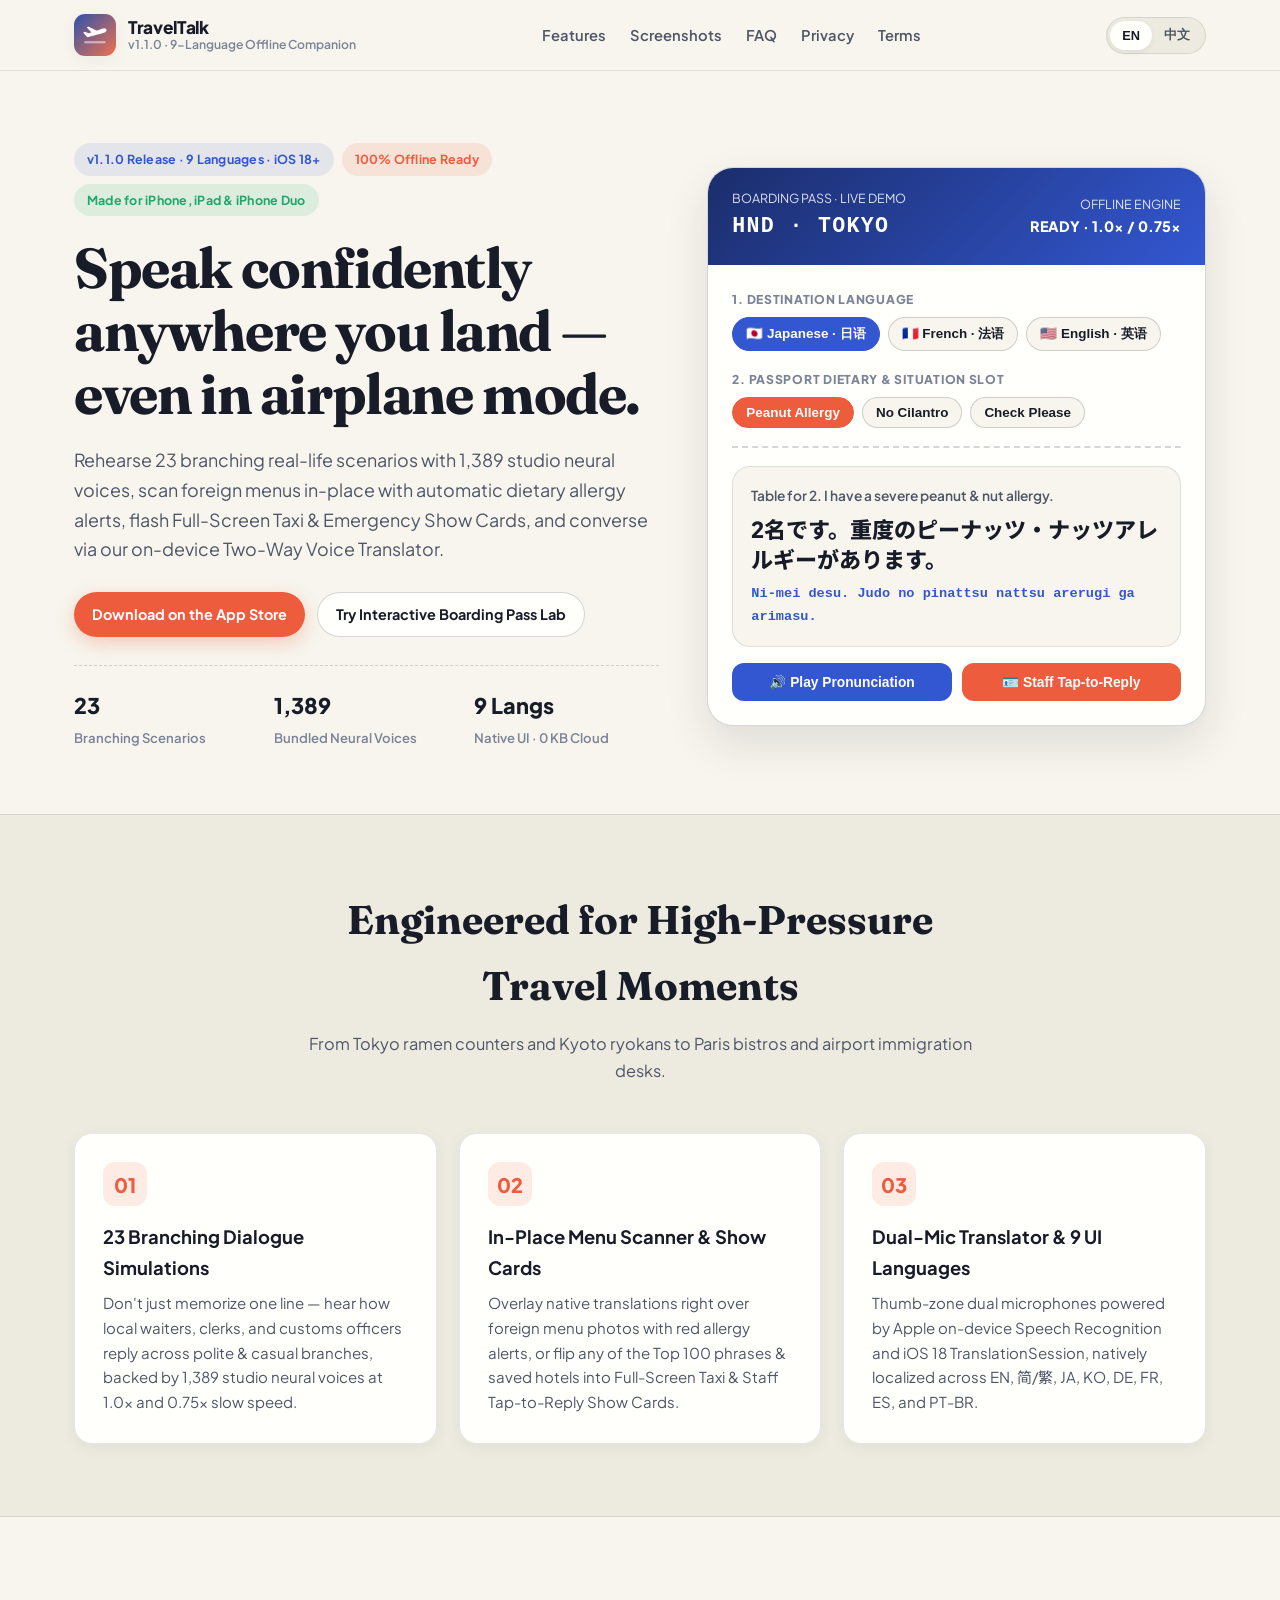
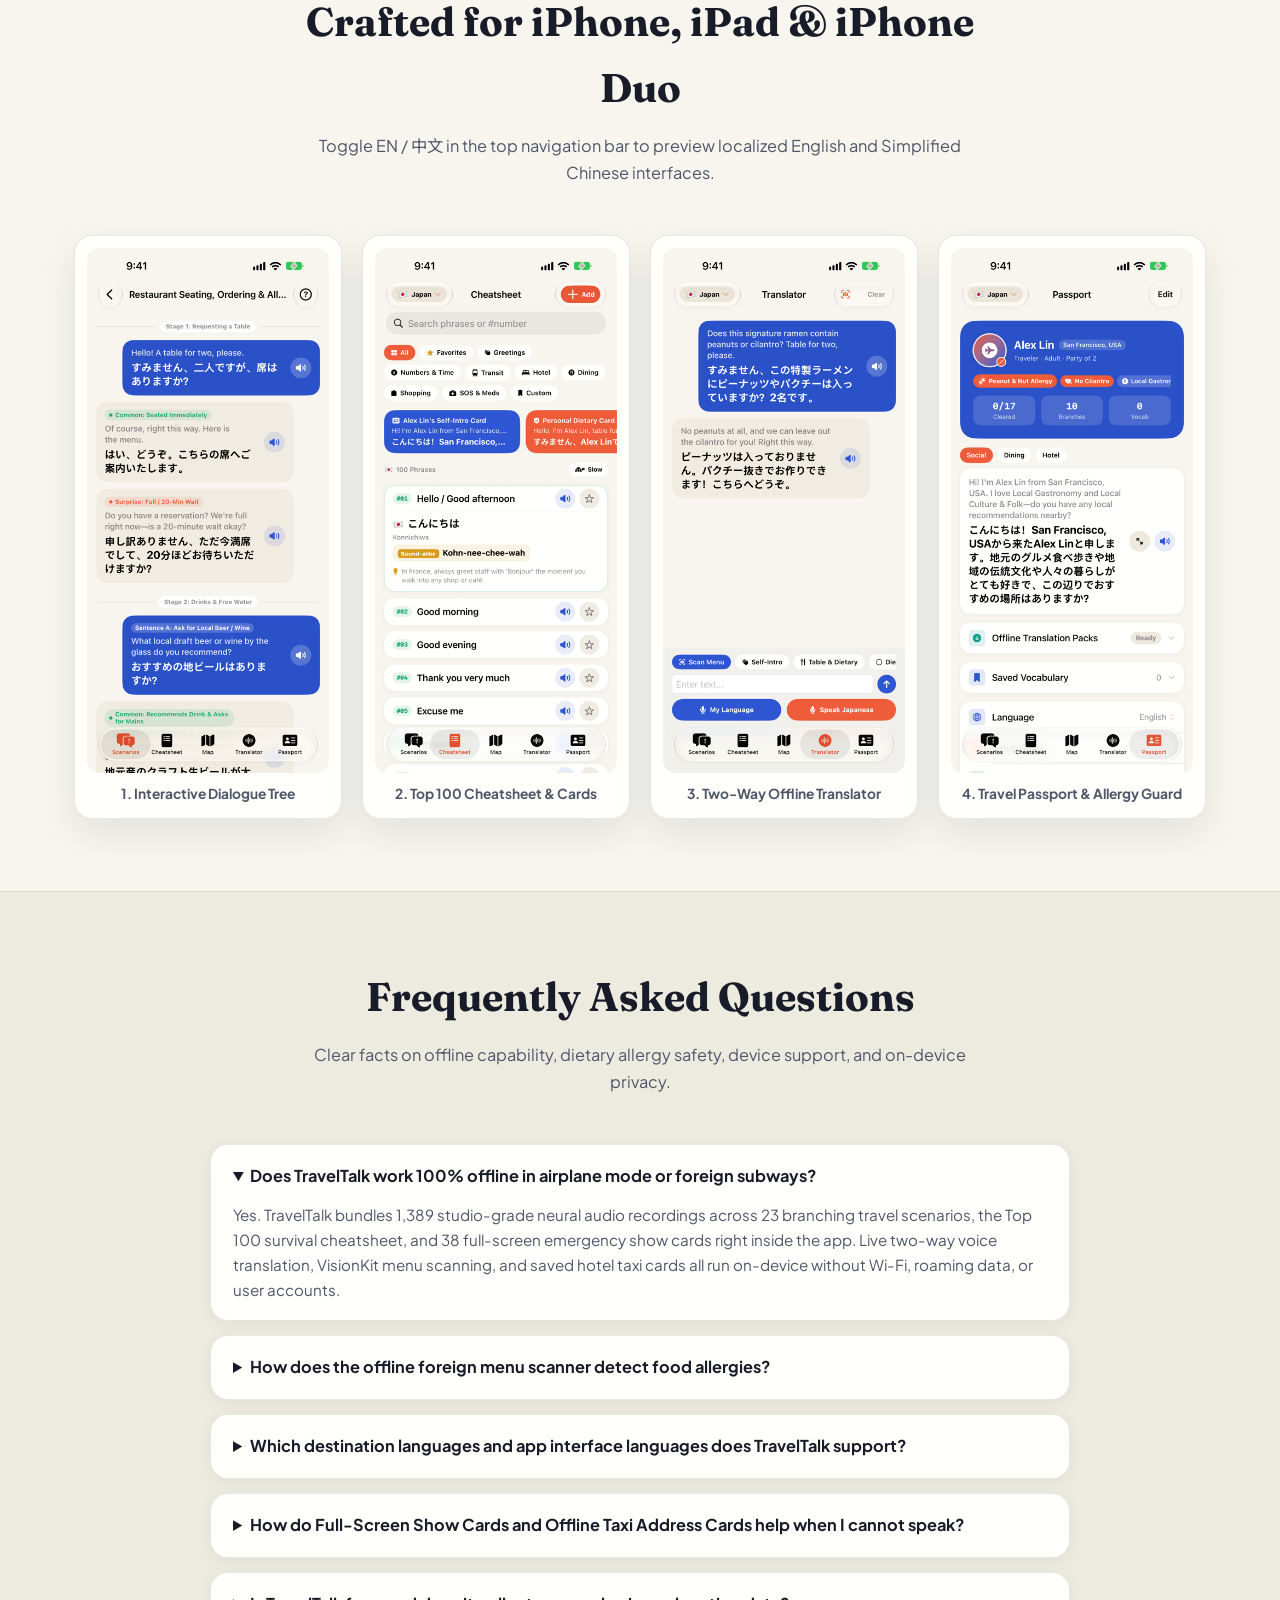
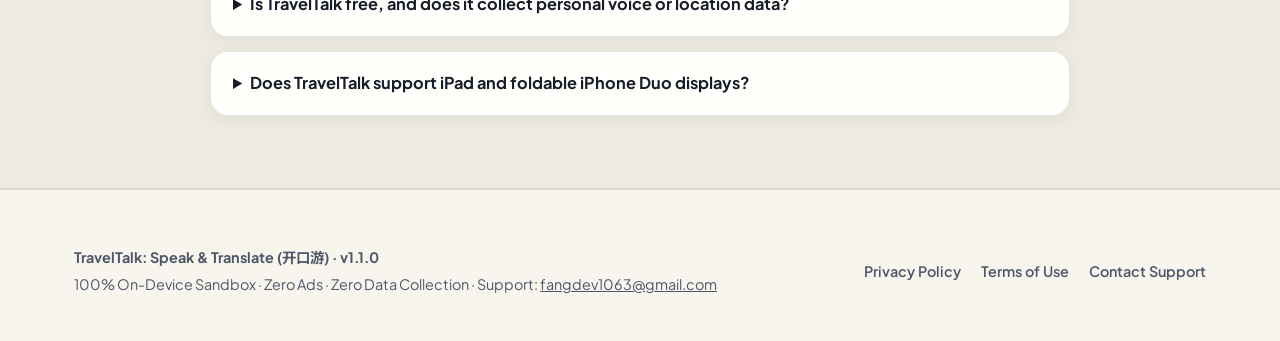
<file: index.html>
<!DOCTYPE html>
<html lang="en">
<head>
  <meta charset="UTF-8">
  <meta name="viewport" content="width=device-width, initial-scale=1.0">
  <title>TravelTalk (开口游) — Offline Travel Phrasebook, Menu Allergy Scanner &amp; Voice Translator</title>
  <meta name="description" content="Speak confidently in Japan, France, and English destinations 100% offline. 23 interactive travel scenarios, 1,389 neural voices, in-place menu allergy scanner, taxi show cards, and two-way voice translation across 9 UI languages.">
  <meta name="apple-itunes-app" content="app-id=6835293753">
  <meta property="og:title" content="TravelTalk: Speak &amp; Translate — v1.1.0 for iOS">
  <meta property="og:description" content="100% offline travel conversation simulator, in-place menu allergy scanner, Top 100 survival phrasebook, taxi show cards, and two-way voice translator.">
  <meta property="og:type" content="website">
  <meta property="og:url" content="https://traveltalkapp.netlify.app">
  <meta property="og:image" content="https://traveltalkapp.netlify.app/assets/app_icon.png">
  <link rel="icon" type="image/png" href="assets/app_icon.png">
  <link rel="apple-touch-icon" href="assets/app_icon.png">
  <link rel="preconnect" href="https://fonts.googleapis.com">
  <link rel="preconnect" href="https://fonts.gstatic.com" crossorigin>
  <link href="https://fonts.googleapis.com/css2?family=Fraunces:opsz,wght@9..144,600;9..144,700&family=Noto+Sans+SC:wght@400;600;700&family=Plus+Jakarta+Sans:wght@400;600;700;800&display=swap" rel="stylesheet">
  <link rel="stylesheet" href="index.css">
  <script type="application/ld+json">
  {
    "@context": "https://schema.org",
    "@graph": [
      {
        "@type": "MobileApplication",
        "name": "TravelTalk: Speak & Translate",
        "alternateName": "开口游 TravelTalk",
        "description": "TravelTalk is an iPhone, iPad, and iPhone Duo app that helps travelers practice offline travel conversations, scan foreign menus with allergy alerts, and communicate via live voice translator and full-screen show cards — 100% offline with zero sign-ups and zero ads.",
        "operatingSystem": "iOS 18.0+",
        "applicationCategory": "TravelApplication",
        "inLanguage": ["en", "zh-Hans", "zh-Hant", "ja", "ko", "de", "fr", "es", "pt-BR"],
        "softwareVersion": "1.1.0",
        "downloadUrl": "https://apps.apple.com/app/id6835293753",
        "installUrl": "https://apps.apple.com/app/id6835293753",
        "url": "https://traveltalkapp.netlify.app/",
        "image": "https://traveltalkapp.netlify.app/assets/app_icon.png",
        "author": {
          "@type": "Organization",
          "name": "Ce Fang"
        },
        "offers": {
          "@type": "Offer",
          "price": "0",
          "priceCurrency": "USD"
        }
      },
      {
        "@type": "FAQPage",
        "mainEntity": [
          {
            "@type": "Question",
            "name": "Does TravelTalk work 100% offline in airplane mode or foreign subways?",
            "acceptedAnswer": {
              "@type": "Answer",
              "text": "Yes. TravelTalk bundles 1,389 studio-grade neural audio recordings across 23 branching travel scenarios, the Top 100 survival cheatsheet, and 38 full-screen emergency show cards right inside the app. Live two-way voice translation, VisionKit menu scanning, and saved hotel taxi cards all run on-device without Wi-Fi, roaming data, or user accounts."
            }
          },
          {
            "@type": "Question",
            "name": "How does the offline foreign menu scanner detect food allergies?",
            "acceptedAnswer": {
              "@type": "Answer",
              "text": "Open Scan Menu in the Translator tab to point your camera or pick a menu photo. Apple VisionKit OCR and on-device translation render native-language stickers directly over the original menu photo while cross-checking your Travel Passport dietary tags—automatically flagging peanut, tree nut, shellfish, gluten, dairy, halal, vegetarian, cilantro, or spicy dishes in red."
            }
          },
          {
            "@type": "Question",
            "name": "Which destination languages and app interface languages does TravelTalk support?",
            "acceptedAnswer": {
              "@type": "Answer",
              "text": "TravelTalk teaches and translates real-world travel conversations for Japanese (ja-JP), French (fr-FR), and English (en-US) destinations, while the app interface, phonetics, and survival meanings are 100% localized in 9 languages: English, Simplified Chinese, Traditional Chinese, Japanese, Korean, German, French, Spanish, and Brazilian Portuguese."
            }
          },
          {
            "@type": "Question",
            "name": "How do Full-Screen Show Cards and Offline Taxi Address Cards help when I cannot speak?",
            "acceptedAnswer": {
              "@type": "Answer",
              "text": "Every survival phrase, allergy alert, and saved map place turns into a high-contrast Full-Screen Show Card displaying your mother-tongue confirmation on top and large local-language script below. Restaurant staff or taxi drivers can read the address, hear native neural audio, and tap structured reply buttons right on your screen."
            }
          },
          {
            "@type": "Question",
            "name": "Is TravelTalk free, and does it collect personal voice or location data?",
            "acceptedAnswer": {
              "@type": "Answer",
              "text": "TravelTalk is free to download on the App Store with zero ads, zero account registration, and zero third-party tracking SDKs. All speech recognition, menu OCR, saved hotel pins, and Travel Passport preferences stay strictly inside your local iPhone, iPad, or iPhone Duo SwiftData sandbox."
            }
          },
          {
            "@type": "Question",
            "name": "Does TravelTalk support iPad and foldable iPhone Duo displays?",
            "acceptedAnswer": {
              "@type": "Answer",
              "text": "Yes. TravelTalk is a Universal iOS 18+ app engineered with adaptive Boarding Pass layouts for iPhone, 13-inch iPad split workspaces, and iPhone Duo—featuring one-hand cover-screen show cards on the 5.4-inch outer display and crease-safe dual microphones on the 7.6-inch unfolded display."
            }
          }
        ]
      }
    ]
  }
  </script>
</head>
<body>
  <header class="site-header">
    <div class="header-container">
      <a href="/" class="brand-link">
        <img src="assets/app_icon.png" alt="TravelTalk App Icon" class="brand-icon">
        <div class="brand-text">
          <span class="brand-title">TravelTalk <span data-lang-zh>开口游</span></span>
          <span class="brand-sub">v1.1.0 · 9-Language Offline Companion</span>
        </div>
      </a>
      <nav class="nav-links">
        <a href="#features"><span data-lang-en>Features</span><span data-lang-zh>核心亮点</span></a>
        <a href="#screens"><span data-lang-en>Screenshots</span><span data-lang-zh>应用预览</span></a>
        <a href="#faq"><span data-lang-en>FAQ</span><span data-lang-zh>常见问题</span></a>
        <a href="/privacy"><span data-lang-en>Privacy</span><span data-lang-zh>隐私政策</span></a>
        <a href="/terms"><span data-lang-en>Terms</span><span data-lang-zh>服务条款</span></a>
      </nav>
      <div class="header-actions">
        <div class="lang-toggle" role="group" aria-label="Language Switcher">
          <button type="button" class="lang-btn active" id="btn-en" onclick="setLang('en')">EN</button>
          <button type="button" class="lang-btn" id="btn-zh" onclick="setLang('zh')">中文</button>
        </div>
      </div>
    </div>
  </header>

  <main>
    <section class="hero">
      <div class="container hero-grid">
        <div>
          <div class="pill-row">
            <span class="badge-pill">v1.1.0 Release · 9 Languages · iOS 18+</span>
            <span class="badge-pill coral"><span data-lang-en>100% Offline Ready</span><span data-lang-zh>100% 离线可用</span></span>
            <span class="badge-pill green"><span data-lang-en>Made for iPhone, iPad &amp; iPhone Duo</span><span data-lang-zh>适配 iPhone / iPad / iPhone Duo</span></span>
          </div>

          <h1>
            <span data-lang-en>Speak confidently anywhere you land — even in airplane mode.</span>
            <span data-lang-zh>落地海外没信号，也能自信开口地道交流。</span>
          </h1>

          <p class="hero-lead">
            <span data-lang-en>Rehearse 23 branching real-life scenarios with 1,389 studio neural voices, scan foreign menus in-place with automatic dietary allergy alerts, flash Full-Screen Taxi &amp; Emergency Show Cards, and converse via our on-device Two-Way Voice Translator.</span>
            <span data-lang-zh>集「23个高频场景双向对话预演 + 外文菜单原图贴片翻译排雷 + 必背100句罗马音小抄 + 离线酒店打车/店员救急卡 + 双麦实时互译」于一体，支持9国母语界面，零账号、零广告、零云端上传。</span>
          </p>

          <div class="hero-cta-row">
            <a href="https://apps.apple.com/app/id6835293753" class="btn-primary" target="_blank" rel="noopener">
              <span data-lang-en>Download on the App Store</span>
              <span data-lang-zh>前往 App Store 免费下载</span>
            </a>
            <a href="#studio" class="btn-secondary">
              <span data-lang-en>Try Interactive Boarding Pass Lab</span>
              <span data-lang-zh>体验交互式登机牌急救卡</span>
            </a>
          </div>

          <div class="trust-strip">
            <div class="trust-stat">
              <strong>23</strong>
              <span data-lang-en>Branching Scenarios</span>
              <span data-lang-zh>真实出境演练场景</span>
            </div>
            <div class="trust-stat">
              <strong>1,389</strong>
              <span data-lang-en>Bundled Neural Voices</span>
              <span data-lang-zh>内置高清真声语音</span>
            </div>
            <div class="trust-stat">
              <strong>9 Langs</strong>
              <span data-lang-en>Native UI · 0 KB Cloud</span>
              <span data-lang-zh>全球母语 · 零云端上传</span>
            </div>
          </div>
        </div>

        <!-- Interactive Boarding Pass & Dietary Show Card Studio -->
        <div class="ticket-card" id="studio">
          <div class="ticket-header">
            <div>
              <div class="ticket-sub"><span data-lang-en>BOARDING PASS · LIVE DEMO</span><span data-lang-zh>旅行护照 · 实时交互预览</span></div>
              <div class="ticket-route-code" id="demo-route-code">HND · TOKYO</div>
            </div>
            <div style="text-align: right;">
              <div class="ticket-sub"><span data-lang-en>OFFLINE ENGINE</span><span data-lang-zh>离线引擎状态</span></div>
              <div style="font-weight: 800; font-size: 0.9rem;">READY · 1.0x / 0.75x</div>
            </div>
          </div>

          <div class="ticket-body">
            <span class="control-label"><span data-lang-en>1. Destination Language</span><span data-lang-zh>1. 选择目的地语言</span></span>
            <div class="chip-group">
              <button type="button" class="chip-btn active" data-dest="ja" onclick="selectDest('ja')">🇯🇵 Japanese · 日语</button>
              <button type="button" class="chip-btn" data-dest="fr" onclick="selectDest('fr')">🇫🇷 French · 法语</button>
              <button type="button" class="chip-btn" data-dest="en" onclick="selectDest('en')">🇺🇸 English · 英语</button>
            </div>

            <span class="control-label"><span data-lang-en>2. Passport Dietary &amp; Situation Slot</span><span data-lang-zh>2. 选择旅行护照忌口 / 高频救急场景</span></span>
            <div class="chip-group">
              <button type="button" class="chip-btn dietary active" data-slot="peanut" onclick="selectSlot('peanut')">
                <span data-lang-en>Peanut Allergy</span><span data-lang-zh>花生坚果过敏</span>
              </button>
              <button type="button" class="chip-btn dietary" data-slot="cilantro" onclick="selectSlot('cilantro')">
                <span data-lang-en>No Cilantro</span><span data-lang-zh>免放香菜</span>
              </button>
              <button type="button" class="chip-btn dietary" data-slot="bill" onclick="selectSlot('bill')">
                <span data-lang-en>Check Please</span><span data-lang-zh>买单结账</span>
              </button>
            </div>

            <hr class="ticket-divider">

            <div class="live-card-output">
              <div class="live-mother-tongue" id="demo-meaning">Table for 2. I have a severe peanut &amp; nut allergy.</div>
              <div class="live-target-phrase" id="demo-target">2名です。重度のピーナッツ・ナッツアレルギーがあります。</div>
              <div class="live-romaji" id="demo-romaji">Ni-mei desu. Judo no pinattsu nattsu arerugi ga arimasu.</div>
            </div>

            <div class="ticket-actions">
              <button type="button" class="action-btn speak" onclick="speakDemoPhrase()">
                <span data-lang-en>🔊 Play Pronunciation</span><span data-lang-zh>🔊 播放地道发音</span>
              </button>
              <button type="button" class="action-btn showcard" onclick="toggleStaffBox()">
                <span data-lang-en>🪪 Staff Tap-to-Reply</span><span data-lang-zh>🪪 店员点选回复</span>
              </button>
            </div>

            <div class="staff-reply-box" id="staff-box">
              <div style="font-size: 0.8rem; font-weight: 800; color: var(--brand-green);" id="staff-prompt">
                Local Staff Tap Reply — Instant Mother-Tongue Confirmation:
              </div>
              <div class="staff-reply-btns">
                <button type="button" class="staff-chip" onclick="showStaffMeaning('ok')">✅ 大丈夫です / Understood</button>
                <button type="button" class="staff-chip" onclick="showStaffMeaning('wait')">⏳ 少々お待ちください / One moment</button>
              </div>
              <div id="staff-feedback" style="margin-top: 8px; font-size: 0.84rem; font-weight: 700; color: var(--text-primary);"></div>
            </div>
          </div>
        </div>
      </div>
    </section>

    <section class="section section-alt" id="features">
      <div class="container">
        <div class="section-header">
          <h2>
            <span data-lang-en>Engineered for High-Pressure Travel Moments</span>
            <span data-lang-zh>专为真实出境高频痛点打造</span>
          </h2>
          <p>
            <span data-lang-en>From Tokyo ramen counters and Kyoto ryokans to Paris bistros and airport immigration desks.</span>
            <span data-lang-zh>无论是东京一兰拉面点单、羽田海关问询，还是巴黎小酒馆防过敏沟通，断网也能秒级应对。</span>
          </p>
        </div>

        <div class="bento-grid">
          <article class="bento-card">
            <div class="bento-icon">01</div>
            <h3><span data-lang-en>23 Branching Dialogue Simulations</span><span data-lang-zh>23个真实场景双向对话树</span></h3>
            <p>
              <span data-lang-en>Don't just memorize one line — hear how local waiters, clerks, and customs officers reply across polite &amp; casual branches, backed by 1,389 studio neural voices at 1.0x and 0.75x slow speed.</span>
              <span data-lang-zh>不仅教你怎么说，更提前预演店员最常见的真实追问分支；内置1,389条高清离线语音，支持1.0x常速与0.75x慢速跟读打分。</span>
            </p>
          </article>

          <article class="bento-card">
            <div class="bento-icon">02</div>
            <h3><span data-lang-en>In-Place Menu Scanner &amp; Show Cards</span><span data-lang-zh>拍外文菜单排雷与全屏救急卡</span></h3>
            <p>
              <span data-lang-en>Overlay native translations right over foreign menu photos with red allergy alerts, or flip any of the Top 100 phrases &amp; saved hotels into Full-Screen Taxi &amp; Staff Tap-to-Reply Show Cards.</span>
              <span data-lang-zh>拍菜单直接在原图覆盖母语译文并标红花生海鲜过敏原；必背100句与收藏酒店一键生成全屏大字打车卡与店员点选回复卡。</span>
            </p>
          </article>

          <article class="bento-card">
            <div class="bento-icon">03</div>
            <h3><span data-lang-en>Dual-Mic Translator &amp; 9 UI Languages</span><span data-lang-zh>双麦实时互译与9国母语界面</span></h3>
            <p>
              <span data-lang-en>Thumb-zone dual microphones powered by Apple on-device Speech Recognition and iOS 18 TranslationSession, natively localized across EN, 简/繁, JA, KO, DE, FR, ES, and PT-BR.</span>
              <span data-lang-zh>底部人体工学对称双麦融合 iOS 18 离线翻译与内置高频旅行词库，全面原生支持中英日韩德法西葡9种语言。</span>
            </p>
          </article>
        </div>
      </div>
    </section>

    <section class="section" id="screens">
      <div class="container">
        <div class="section-header">
          <h2>
            <span data-lang-en>Crafted for iPhone, iPad &amp; iPhone Duo</span>
            <span data-lang-zh>多端自适应原生界面预览</span>
          </h2>
          <p>
            <span data-lang-en>Toggle EN / 中文 in the top navigation bar to preview localized English and Simplified Chinese interfaces.</span>
            <span data-lang-zh>点击右上角 EN / 中文 按钮，即可实时切换中英文原生界面截图。</span>
          </p>
        </div>

        <div class="screens-grid">
          <div class="screen-item">
            <img src="assets/screens/raw_01_dialogue.png" data-en-src="assets/screens/raw_01_dialogue.png" data-zh-src="assets/screens/raw_01_dialogue_zh.png" alt="Interactive Dialogue Simulation" class="localized-screen">
            <div class="screen-caption"><span data-lang-en>1. Interactive Dialogue Tree</span><span data-lang-zh>1. 双向对话模拟演练</span></div>
          </div>
          <div class="screen-item">
            <img src="assets/screens/raw_02_cheatsheet.png" data-en-src="assets/screens/raw_02_cheatsheet.png" data-zh-src="assets/screens/raw_02_cheatsheet_zh.png" alt="Top 100 Survival Cheatsheet" class="localized-screen">
            <div class="screen-caption"><span data-lang-en>2. Top 100 Cheatsheet &amp; Cards</span><span data-lang-zh>2. 必背100句与救急展示卡</span></div>
          </div>
          <div class="screen-item">
            <img src="assets/screens/raw_03_translator.png" data-en-src="assets/screens/raw_03_translator.png" data-zh-src="assets/screens/raw_03_translator_zh.png" alt="Two-Way Live Voice Translator" class="localized-screen">
            <div class="screen-caption"><span data-lang-en>3. Two-Way Offline Translator</span><span data-lang-zh>3. 双麦克风离线实时翻译</span></div>
          </div>
          <div class="screen-item">
            <img src="assets/screens/raw_04_passport.png" data-en-src="assets/screens/raw_04_passport.png" data-zh-src="assets/screens/raw_04_passport_zh.png" alt="Travel Passport & Allergy Guard" class="localized-screen">
            <div class="screen-caption"><span data-lang-en>4. Travel Passport &amp; Allergy Guard</span><span data-lang-zh>4. 旅行护照与防过敏名片</span></div>
          </div>
        </div>
      </div>
    </section>
    <section class="section section-alt" id="faq">
      <div class="container">
        <div class="section-header">
          <h2>
            <span data-lang-en>Frequently Asked Questions</span>
            <span data-lang-zh>常见问题解答 (FAQ)</span>
          </h2>
          <p>
            <span data-lang-en>Clear facts on offline capability, dietary allergy safety, device support, and on-device privacy.</span>
            <span data-lang-zh>关于飞行模式离线能力、菜单过敏原排查、设备支持与隐私安全的权威说明。</span>
          </p>
        </div>

        <div class="faq-list">
          <details class="faq-item" open>
            <summary><span data-lang-en>Does TravelTalk work 100% offline in airplane mode or foreign subways?</span><span data-lang-zh>开口游 TravelTalk 在飞行模式或海外地铁没信号时可以 100% 离线使用吗？</span></summary>
            <p><span data-lang-en>Yes. TravelTalk bundles 1,389 studio-grade neural audio recordings across 23 branching travel scenarios, the Top 100 survival cheatsheet, and 38 full-screen emergency show cards right inside the app. Live two-way voice translation, VisionKit menu scanning, and saved hotel taxi cards all run on-device without Wi-Fi, roaming data, or user accounts.</span><span data-lang-zh>可以。应用安装包内直接内置了 1,389 条高清神经网络真声录音，完整覆盖 23 个真实出境对话场景、必背 100 句罗马音小抄与 38 张全屏救急展示卡；端侧双麦克风语音互译、拍照扫外文菜单与离线酒店打车卡均在手机本地运行，无需流量卡、漫游网络或注册登录。</span></p>
          </details>

          <details class="faq-item">
            <summary><span data-lang-en>How does the offline foreign menu scanner detect food allergies?</span><span data-lang-zh>扫外文菜单原图翻译是如何自动排查花生、海鲜等饮食过敏原的？</span></summary>
            <p><span data-lang-en>Open Scan Menu in the Translator tab to point your camera or pick a menu photo. Apple VisionKit OCR and on-device translation render native-language stickers directly over the original menu photo while cross-checking your Travel Passport dietary tags—automatically flagging peanut, tree nut, shellfish, gluten, dairy, halal, vegetarian, cilantro, or spicy dishes in red.</span><span data-lang-zh>在「实时翻译」页点击「扫外文菜单」拍照或导入相册菜单，系统通过端侧 VisionKit 文字识别在原图菜名位置直接贴片覆盖母语译文，并自动比对您在「旅行护照」勾选的 8 类忌口标签（花生坚果、海鲜甲壳、麸质、乳糖、素食、清真、免香菜、免辣），高危菜品即时红框预警，点击即可弹出全屏点菜确认卡。</span></p>
          </details>

          <details class="faq-item">
            <summary><span data-lang-en>Which destination languages and app interface languages does TravelTalk support?</span><span data-lang-zh>目前支持哪些旅游目的地语言和界面母语？</span></summary>
            <p><span data-lang-en>TravelTalk teaches and translates real-world travel conversations for Japanese (ja-JP), French (fr-FR), and English (en-US) destinations, while the app interface, phonetics, and survival meanings are 100% localized in 9 languages: English, Simplified Chinese, Traditional Chinese, Japanese, Korean, German, French, Spanish, and Brazilian Portuguese.</span><span data-lang-zh>目的地口语演练与离线真声覆盖日语（日本自由行）、法语（法国及法语区）与英语三大高频出境语种；应用界面、释义与系统权限已 100% 原生支持简体中文、繁体中文、英语、日语、韩语、德语、法语、西班牙语与葡萄牙语共 9 种语言。</span></p>
          </details>

          <details class="faq-item">
            <summary><span data-lang-en>How do Full-Screen Show Cards and Offline Taxi Address Cards help when I cannot speak?</span><span data-lang-zh>听不懂店员说话或打车去酒店时，全屏救急卡和乘车大字卡怎么用？</span></summary>
            <p><span data-lang-en>Every survival phrase, allergy alert, and saved map place turns into a high-contrast Full-Screen Show Card displaying your mother-tongue confirmation on top and large local-language script below. Restaurant staff or taxi drivers can read the address, hear native neural audio, and tap structured reply buttons right on your screen.</span><span data-lang-zh>任意短语、防过敏名片及地图收藏的酒店景点均可一键放大为高对比度全屏展示卡：顶部显示您的母语原意核对，中央超大字号展示地道当地语言与地址，支持播放离线真声，底部附带结构化回复按钮供当地店员或出租车司机直接在屏幕上点击作答。</span></p>
          </details>

          <details class="faq-item">
            <summary><span data-lang-en>Is TravelTalk free, and does it collect personal voice or location data?</span><span data-lang-zh>开口游是否免费？录音、照片和定位数据会上传云端吗？</span></summary>
            <p><span data-lang-en>TravelTalk is free to download on the App Store with zero ads, zero account registration, and zero third-party tracking SDKs. All speech recognition, menu OCR, saved hotel pins, and Travel Passport preferences stay strictly inside your local iPhone, iPad, or iPhone Duo SwiftData sandbox.</span><span data-lang-zh>《开口游 TravelTalk》免费下载使用，零第三方广告、零强制注册、零数据追踪。您的语音跟读、菜单照片识别、收藏地点与旅行护照档案 100% 存储在设备本地沙盒中，绝不上传任何外部服务器。</span></p>
          </details>

          <details class="faq-item">
            <summary><span data-lang-en>Does TravelTalk support iPad and foldable iPhone Duo displays?</span><span data-lang-zh>是否支持 iPad 大屏和 iPhone Duo 折叠双屏？</span></summary>
            <p><span data-lang-en>Yes. TravelTalk is a Universal iOS 18+ app engineered with adaptive Boarding Pass layouts for iPhone, 13-inch iPad split workspaces, and iPhone Duo—featuring one-hand cover-screen show cards on the 5.4-inch outer display and crease-safe dual microphones on the 7.6-inch unfolded display.</span><span data-lang-zh>全面支持。应用采用温暖纸质登机牌美学与夜航深色模式，原生适配 iPhone、iPad 全尺寸分栏及 iPhone Duo 折叠双屏（5.4 英寸外屏单手亮出救急卡，7.6 英寸展开内屏宽幅演练对话并避让折痕）。</span></p>
          </details>
        </div>
      </div>
    </section>
  </main>

  <footer class="site-footer">
    <div class="container footer-grid">
      <div>
        <strong>TravelTalk: Speak &amp; Translate (开口游) · v1.1.0</strong>
        <div style="margin-top: 4px;">
          <span data-lang-en>100% On-Device Sandbox · Zero Ads · Zero Data Collection · Support: </span>
          <span data-lang-zh>100% 设备端沙盒运行 · 无广告 · 零数据收集 · 官方支持邮箱：</span>
          <a href="mailto:fangdev1063@gmail.com" style="text-decoration: underline;">fangdev1063@gmail.com</a>
        </div>
      </div>
      <div class="footer-links">
        <a href="/privacy"><span data-lang-en>Privacy Policy</span><span data-lang-zh>隐私政策</span></a>
        <a href="/terms"><span data-lang-en>Terms of Use</span><span data-lang-zh>服务条款</span></a>
        <a href="mailto:fangdev1063@gmail.com"><span data-lang-en>Contact Support</span><span data-lang-zh>联系开发者</span></a>
      </div>
    </div>
  </footer>

  <script>
    const DEMO_DATA = {
      ja: {
        route: 'HND · TOKYO',
        bcp47: 'ja-JP',
        peanut: {
          en: 'Table for 2. I have a severe peanut & nut allergy.',
          zh: '我们两位用餐。我有严重的花生与坚果过敏。',
          target: '2名です。重度のピーナッツ・ナッツアレルギーがあります。',
          romaji: 'Ni-mei desu. Judo no pinattsu nattsu arerugi ga arimasu.'
        },
        cilantro: {
          en: 'Could you please make this without cilantro?',
          zh: '请问这道菜可以不放香菜吗？谢谢。',
          target: 'すみません、パクチー抜きでお願いできますか？',
          romaji: 'Sumimasen, pakuchi nuki de onegai dekimasu ka?'
        },
        bill: {
          en: 'Excuse me, could we get the check please?',
          zh: '不好意思，麻烦帮我们买单结账。',
          target: 'すみません、お会計をお願いします。',
          romaji: 'Sumimasen, okaikei wo onegaishimasu.'
        }
      },
      fr: {
        route: 'CDG · PARIS',
        bcp47: 'fr-FR',
        peanut: {
          en: 'Table for 2. I have a severe peanut & nut allergy.',
          zh: '我们两位用餐。我有严重的花生与坚果过敏。',
          target: 'Une table pour deux. J’ai une allergie sévère aux arachides et aux fruits à coque.',
          romaji: 'Oon tabl poor duh. Zhay oon a-ler-zhee say-ver oh za-ra-sheed.'
        },
        cilantro: {
          en: 'Could you please prepare this without cilantro?',
          zh: '请问这道菜可以不放香菜吗？谢谢。',
          target: 'Pourriez-vous préparer ce plat sans coriandre, s’il vous plaît ?',
          romaji: 'Poo-ryay voo pray-pa-ray se pla san ko-ryandr, seel voo play?'
        },
        bill: {
          en: 'Excuse me, could we have the bill please?',
          zh: '不好意思，麻烦帮我们买单结账。',
          target: 'Excusez-moi, l’addition s’il vous plaît.',
          romaji: 'Ex-ku-zay mwa, la-dee-syon seel voo play.'
        }
      },
      en: {
        route: 'JFK · NEW YORK',
        bcp47: 'en-US',
        peanut: {
          en: 'Table for 2. I have a severe peanut and tree nut allergy.',
          zh: '我们两位用餐。我有严重的花生与坚果过敏。',
          target: 'Table for two, please. I have a severe peanut and tree nut allergy.',
          romaji: 'Clear polite American English · Dining Allergy Alert'
        },
        cilantro: {
          en: 'Could I get this without cilantro, please?',
          zh: '请问这道菜可以不放香菜吗？谢谢。',
          target: 'Could I get this without cilantro, please?',
          romaji: 'Clear polite American English · Dietary Customization'
        },
        bill: {
          en: 'Excuse me, could we get the check whenever you are ready?',
          zh: '不好意思，麻烦帮我们买单结账。',
          target: 'Excuse me, could we get the check, please?',
          romaji: 'Clear polite American English · Restaurant Checkout'
        }
      }
    };

    let currentLang = 'en';
    let currentDest = 'ja';
    let currentSlot = 'peanut';

    function renderDemo() {
      const d = DEMO_DATA[currentDest];
      const item = d[currentSlot];
      document.getElementById('demo-route-code').textContent = d.route;
      document.getElementById('demo-meaning').textContent = currentLang === 'zh' ? item.zh : item.en;
      document.getElementById('demo-target').textContent = item.target;
      document.getElementById('demo-romaji').textContent = item.romaji;
      document.getElementById('staff-feedback').textContent = '';
    }

    function setLang(lang) {
      currentLang = lang;
      document.body.classList.toggle('lang-zh', lang === 'zh');
      document.getElementById('btn-en').classList.toggle('active', lang === 'en');
      document.getElementById('btn-zh').classList.toggle('active', lang === 'zh');
      document.querySelectorAll('.localized-screen').forEach(img => {
        img.src = lang === 'zh' ? img.getAttribute('data-zh-src') : img.getAttribute('data-en-src');
      });
      renderDemo();
    }

    function selectDest(dest) {
      currentDest = dest;
      document.querySelectorAll('[data-dest]').forEach(btn => {
        btn.classList.toggle('active', btn.getAttribute('data-dest') === dest);
      });
      renderDemo();
    }

    function selectSlot(slot) {
      currentSlot = slot;
      document.querySelectorAll('[data-slot]').forEach(btn => {
        btn.classList.toggle('active', btn.getAttribute('data-slot') === slot);
      });
      renderDemo();
    }

    function speakDemoPhrase() {
      if (!('speechSynthesis' in window)) return;
      window.speechSynthesis.cancel();
      const d = DEMO_DATA[currentDest];
      const u = new SpeechSynthesisUtterance(d[currentSlot].target);
      u.lang = d.bcp47;
      u.rate = 0.92;
      window.speechSynthesis.speak(u);
    }

    function toggleStaffBox() {
      document.getElementById('staff-box').classList.toggle('visible');
    }

    function showStaffMeaning(kind) {
      const el = document.getElementById('staff-feedback');
      if (kind === 'ok') {
        el.textContent = currentLang === 'zh'
          ? '店员已确认：「没问题，我们会为您妥善处理！」'
          : 'Staff Confirmed: "No problem at all — we will take care of this for you!"';
      } else {
        el.textContent = currentLang === 'zh'
          ? '店员回复：「请稍等片刻，我马上为您确认。」'
          : 'Staff Replied: "One moment please — let me double-check with the kitchen."';
      }
    }
  </script>
</body>
</html>
</file>
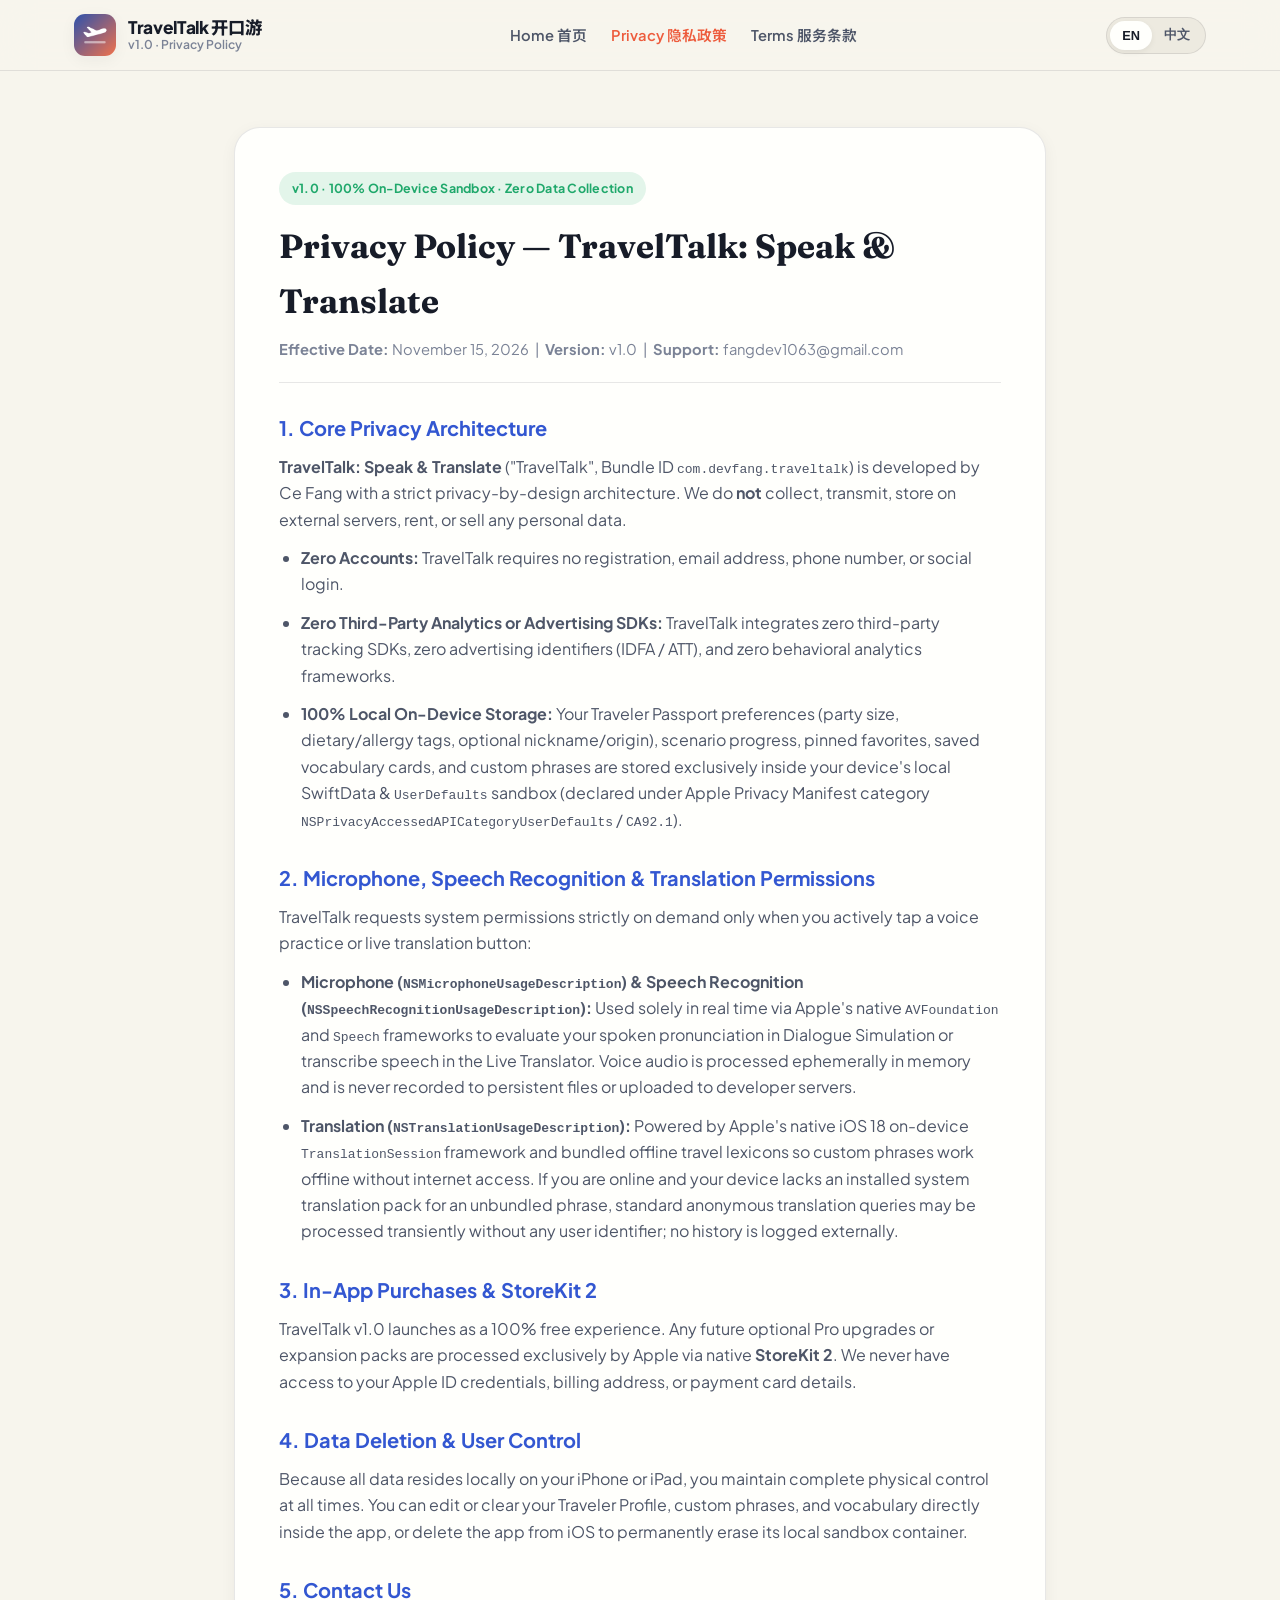
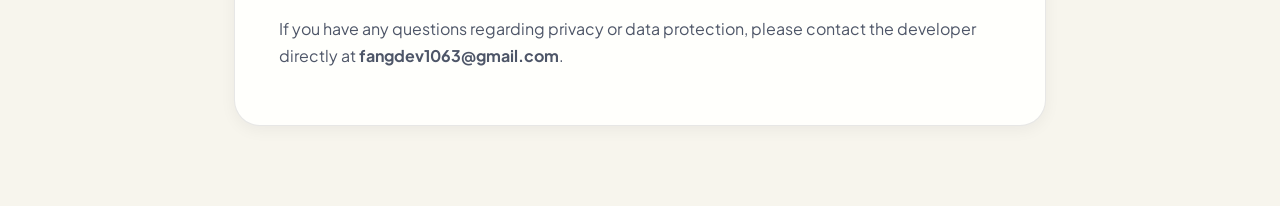
<file: privacy.html>
<!DOCTYPE html>
<html lang="en">
<head>
  <meta charset="UTF-8">
  <meta name="viewport" content="width=device-width, initial-scale=1.0">
  <title>Privacy Policy (隐私政策) — TravelTalk v1.0</title>
  <meta name="description" content="Official Privacy Policy for TravelTalk (开口游). 100% on-device sandbox architecture with zero data collection, zero accounts, and zero third-party ad tracking.">
  <link rel="icon" type="image/png" href="assets/app_icon.png">
  <link rel="preconnect" href="https://fonts.googleapis.com">
  <link rel="preconnect" href="https://fonts.gstatic.com" crossorigin>
  <link href="https://fonts.googleapis.com/css2?family=Fraunces:opsz,wght@9..144,600;9..144,700&family=Noto+Sans+SC:wght@400;600;700&family=Plus+Jakarta+Sans:wght@400;600;700;800&display=swap" rel="stylesheet">
  <link rel="stylesheet" href="index.css">
</head>
<body>
  <header class="site-header">
    <div class="header-container">
      <a href="/" class="brand-link">
        <img src="assets/app_icon.png" alt="TravelTalk Icon" class="brand-icon">
        <div class="brand-text">
          <span class="brand-title">TravelTalk 开口游</span>
          <span class="brand-sub">v1.0 · Privacy Policy</span>
        </div>
      </a>
      <nav class="nav-links">
        <a href="/">Home 首页</a>
        <a href="/privacy" class="active">Privacy 隐私政策</a>
        <a href="/terms">Terms 服务条款</a>
      </nav>
      <div class="header-actions">
        <div class="lang-toggle">
          <button type="button" class="lang-btn active" id="btn-en" onclick="setLang('en')">EN</button>
          <button type="button" class="lang-btn" id="btn-zh" onclick="setLang('zh')">中文</button>
        </div>
      </div>
    </div>
  </header>

  <main class="legal-container">
    <article class="legal-card">
      <span class="badge-pill green" style="margin-bottom: 14px;">v1.0 · 100% On-Device Sandbox · Zero Data Collection</span>

      <div data-lang-en>
        <h1>Privacy Policy — TravelTalk: Speak &amp; Translate</h1>
        <div class="legal-meta">
          <strong>Effective Date:</strong> November 15, 2026 &nbsp;|&nbsp; <strong>Version:</strong> v1.0 &nbsp;|&nbsp; <strong>Support:</strong> <a href="mailto:fangdev1063@gmail.com">fangdev1063@gmail.com</a>
        </div>

        <h2>1. Core Privacy Architecture</h2>
        <p><strong>TravelTalk: Speak &amp; Translate</strong> ("TravelTalk", Bundle ID <code>com.devfang.traveltalk</code>) is developed by Ce Fang with a strict privacy-by-design architecture. We do <strong>not</strong> collect, transmit, store on external servers, rent, or sell any personal data.</p>
        <ul>
          <li><strong>Zero Accounts:</strong> TravelTalk requires no registration, email address, phone number, or social login.</li>
          <li><strong>Zero Third-Party Analytics or Advertising SDKs:</strong> TravelTalk integrates zero third-party tracking SDKs, zero advertising identifiers (IDFA / ATT), and zero behavioral analytics frameworks.</li>
          <li><strong>100% Local On-Device Storage:</strong> Your Traveler Passport preferences (party size, dietary/allergy tags, optional nickname/origin), scenario progress, pinned favorites, saved vocabulary cards, and custom phrases are stored exclusively inside your device's local SwiftData &amp; <code>UserDefaults</code> sandbox (declared under Apple Privacy Manifest category <code>NSPrivacyAccessedAPICategoryUserDefaults</code> / <code>CA92.1</code>).</li>
        </ul>

        <h2>2. Microphone, Speech Recognition &amp; Translation Permissions</h2>
        <p>TravelTalk requests system permissions strictly on demand only when you actively tap a voice practice or live translation button:</p>
        <ul>
          <li><strong>Microphone (<code>NSMicrophoneUsageDescription</code>) &amp; Speech Recognition (<code>NSSpeechRecognitionUsageDescription</code>):</strong> Used solely in real time via Apple's native <code>AVFoundation</code> and <code>Speech</code> frameworks to evaluate your spoken pronunciation in Dialogue Simulation or transcribe speech in the Live Translator. Voice audio is processed ephemerally in memory and is never recorded to persistent files or uploaded to developer servers.</li>
          <li><strong>Translation (<code>NSTranslationUsageDescription</code>):</strong> Powered by Apple's native iOS 18 on-device <code>TranslationSession</code> framework and bundled offline travel lexicons so custom phrases work offline without internet access. If you are online and your device lacks an installed system translation pack for an unbundled phrase, standard anonymous translation queries may be processed transiently without any user identifier; no history is logged externally.</li>
        </ul>

        <h2>3. In-App Purchases &amp; StoreKit 2</h2>
        <p>TravelTalk v1.0 launches as a 100% free experience. Any future optional Pro upgrades or expansion packs are processed exclusively by Apple via native <strong>StoreKit 2</strong>. We never have access to your Apple ID credentials, billing address, or payment card details.</p>

        <h2>4. Data Deletion &amp; User Control</h2>
        <p>Because all data resides locally on your iPhone or iPad, you maintain complete physical control at all times. You can edit or clear your Traveler Profile, custom phrases, and vocabulary directly inside the app, or delete the app from iOS to permanently erase its local sandbox container.</p>

        <h2>5. Contact Us</h2>
        <p>If you have any questions regarding privacy or data protection, please contact the developer directly at <a href="mailto:fangdev1063@gmail.com"><strong>fangdev1063@gmail.com</strong></a>.</p>
      </div>

      <div data-lang-zh>
        <h1>《开口游 TravelTalk》隐私政策</h1>
        <div class="legal-meta">
          <strong>生效日期：</strong>2026年11月15日 &nbsp;|&nbsp; <strong>适用版本：</strong>v1.0 &nbsp;|&nbsp; <strong>官方支持邮箱：</strong><a href="mailto:fangdev1063@gmail.com">fangdev1063@gmail.com</a>
        </div>

        <h2>1. 隐私保护核心原则</h2>
        <p>《开口游 TravelTalk》（Bundle ID：<code>com.devfang.traveltalk</code>，以下简称“本应用”）由独立开发者 Ce Fang 研发。我们坚持<strong>100% 端侧沙盒闭环与数据零收集原则</strong>，绝不收集、上传、存储或向任何第三方出售您的个人信息。</p>
        <ul>
          <li><strong>零账号体系：</strong>无需手机号、邮箱或第三方账号登录，下载即用。</li>
          <li><strong>零广告与零第三方追踪 SDK：</strong>本应用未集成任何第三方商业广告 SDK、归因追踪器或用户行为统计工具（<code>NSPrivacyTracking = false</code>）。</li>
          <li><strong>纯本地沙盒持久化：</strong>您设置的旅行护照偏好（同行人数、饮食过敏/忌口标签、选填称呼与出发地）、场景演练记录、收藏短语与自定义词条仅保存在您本机的 SwiftData 与 <code>UserDefaults</code> 应用沙盒内（严格遵循 Apple 隐私清单 <code>CA92.1</code> 规范）。</li>
        </ul>

        <h2>2. 麦克风、语音识别与离线翻译权限说明</h2>
        <p>本应用在启动时绝不弹出任何权限请求；仅当您主动点击「跟读评测」或「双麦克风实时翻译」按钮时按需申请系统授权：</p>
        <ul>
          <li><strong>麦克风（Microphone）与语音识别（Speech Recognition）：</strong>仅通过 Apple 原生 <code>AVFoundation</code> 与端侧 <code>Speech</code> 框架在内存中进行实时发音比对与语音转文字，绝不会在后台录音，也不会将您的语音文件上传至任何开发者服务器。</li>
          <li><strong>离线翻译（Translation）：</strong>优先使用 Apple 原生 iOS 18 <code>TranslationSession</code> 端侧离线模型及内置高频旅行词库完成无网翻译，最大限度守护您的对话隐私。</li>
        </ul>

        <h2>3. Apple StoreKit 2 交易安全</h2>
        <p>本应用 v1.0 版本为 100% 纯享免费版本。未来版本若提供可选的扩展包或 StoreKit 2 内购服务，所有支付结算与恢复购买均由 Apple App Store 官方安全通道独立完成，开发者无法触达您的任何支付账户信息。</p>

        <h2>4. 数据修改与彻底清除</h2>
        <p>由于所有数据均保存在您的设备本地，您可随时在应用内修改或清空旅行护照档案、自定义短语与生词本；卸载本应用即可从 iOS 系统中彻底物理清除全部本地沙盒数据。</p>

        <h2>5. 联系我们</h2>
        <p>如您对本隐私政策有任何疑问或建议，请随时发送邮件至官方支持邮箱：<a href="mailto:fangdev1063@gmail.com"><strong>fangdev1063@gmail.com</strong></a>。</p>
      </div>
    </article>
  </main>

  <script>
    function setLang(lang) {
      document.body.classList.toggle('lang-zh', lang === 'zh');
      document.getElementById('btn-en').classList.toggle('active', lang === 'en');
      document.getElementById('btn-zh').classList.toggle('active', lang === 'zh');
    }
  </script>
</body>
</html>
</file>
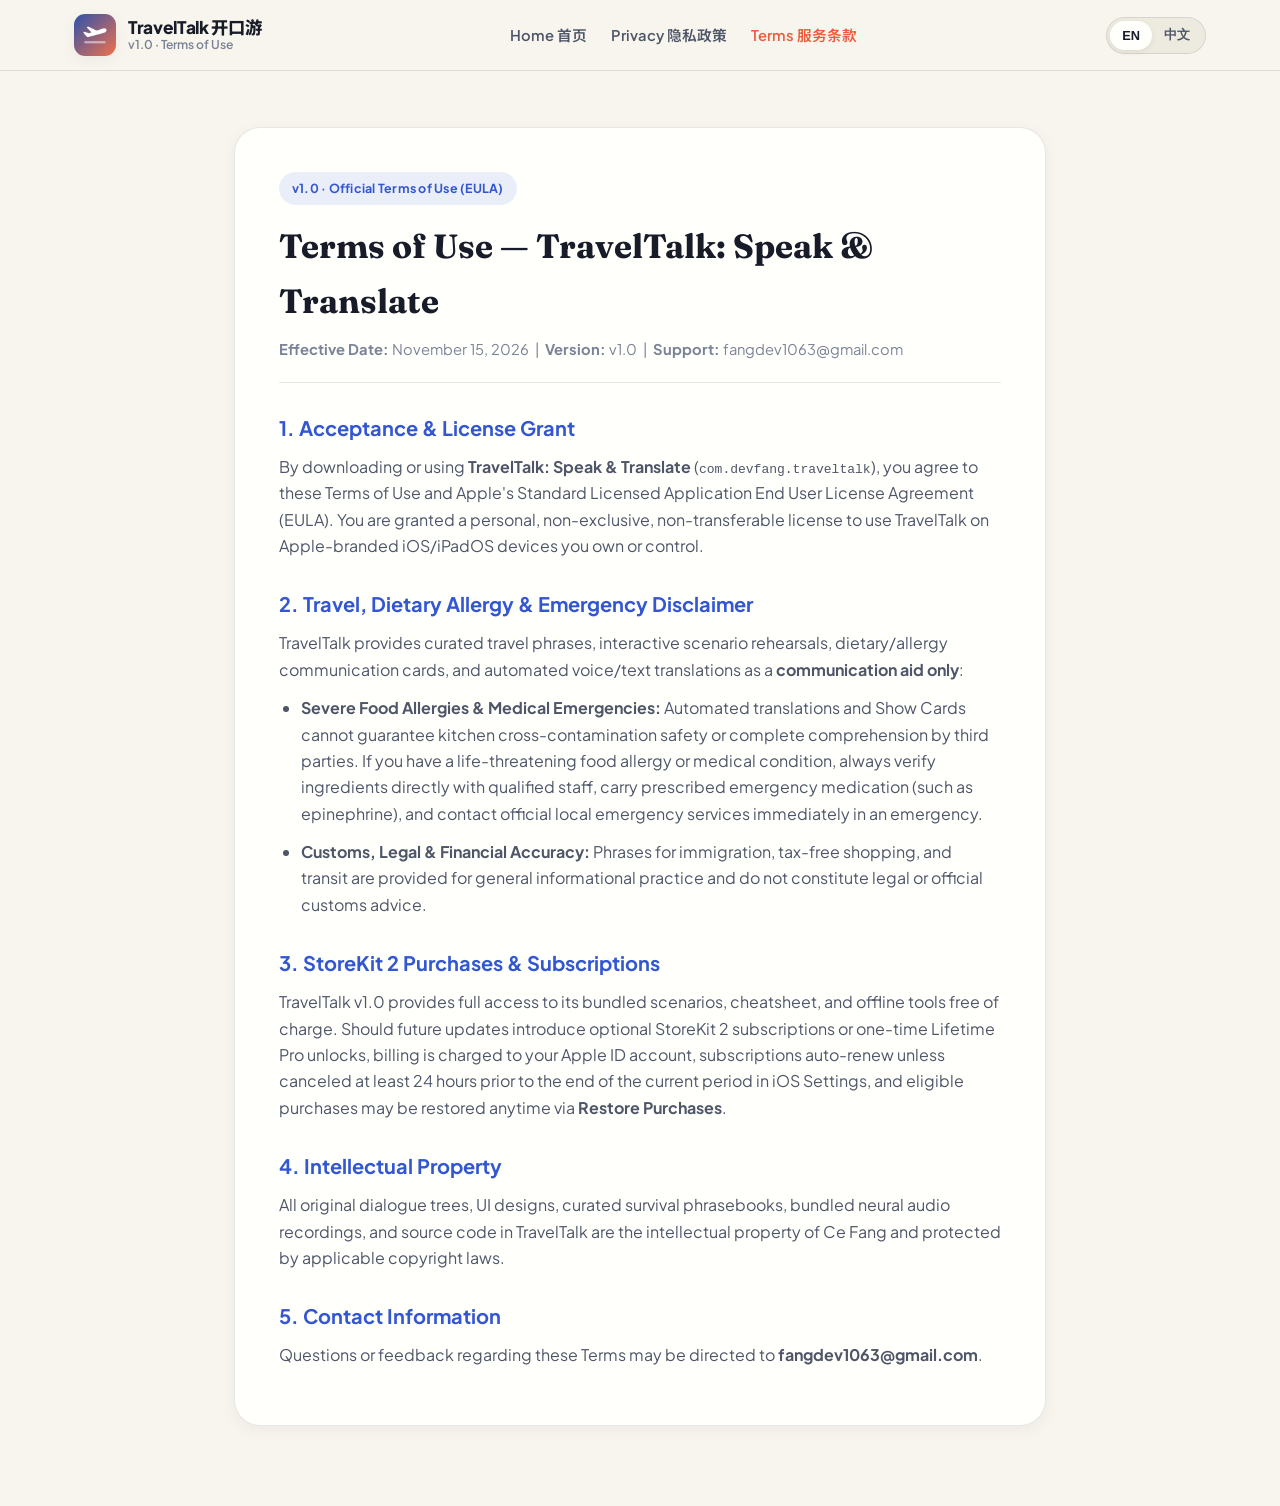
<file: terms.html>
<!DOCTYPE html>
<html lang="en">
<head>
  <meta charset="UTF-8">
  <meta name="viewport" content="width=device-width, initial-scale=1.0">
  <title>Terms of Use (服务条款) — TravelTalk v1.0</title>
  <meta name="description" content="Official Terms of Use and End User License Agreement for TravelTalk: Speak & Translate (开口游) v1.0.">
  <link rel="icon" type="image/png" href="assets/app_icon.png">
  <link rel="preconnect" href="https://fonts.googleapis.com">
  <link rel="preconnect" href="https://fonts.gstatic.com" crossorigin>
  <link href="https://fonts.googleapis.com/css2?family=Fraunces:opsz,wght@9..144,600;9..144,700&family=Noto+Sans+SC:wght@400;600;700&family=Plus+Jakarta+Sans:wght@400;600;700;800&display=swap" rel="stylesheet">
  <link rel="stylesheet" href="index.css">
</head>
<body>
  <header class="site-header">
    <div class="header-container">
      <a href="/" class="brand-link">
        <img src="assets/app_icon.png" alt="TravelTalk Icon" class="brand-icon">
        <div class="brand-text">
          <span class="brand-title">TravelTalk 开口游</span>
          <span class="brand-sub">v1.0 · Terms of Use</span>
        </div>
      </a>
      <nav class="nav-links">
        <a href="/">Home 首页</a>
        <a href="/privacy">Privacy 隐私政策</a>
        <a href="/terms" class="active">Terms 服务条款</a>
      </nav>
      <div class="header-actions">
        <div class="lang-toggle">
          <button type="button" class="lang-btn active" id="btn-en" onclick="setLang('en')">EN</button>
          <button type="button" class="lang-btn" id="btn-zh" onclick="setLang('zh')">中文</button>
        </div>
      </div>
    </div>
  </header>

  <main class="legal-container">
    <article class="legal-card">
      <span class="badge-pill" style="margin-bottom: 14px;">v1.0 · Official Terms of Use (EULA)</span>

      <div data-lang-en>
        <h1>Terms of Use — TravelTalk: Speak &amp; Translate</h1>
        <div class="legal-meta">
          <strong>Effective Date:</strong> November 15, 2026 &nbsp;|&nbsp; <strong>Version:</strong> v1.0 &nbsp;|&nbsp; <strong>Support:</strong> <a href="mailto:fangdev1063@gmail.com">fangdev1063@gmail.com</a>
        </div>

        <h2>1. Acceptance &amp; License Grant</h2>
        <p>By downloading or using <strong>TravelTalk: Speak &amp; Translate</strong> (<code>com.devfang.traveltalk</code>), you agree to these Terms of Use and Apple's Standard Licensed Application End User License Agreement (EULA). You are granted a personal, non-exclusive, non-transferable license to use TravelTalk on Apple-branded iOS/iPadOS devices you own or control.</p>

        <h2>2. Travel, Dietary Allergy &amp; Emergency Disclaimer</h2>
        <p>TravelTalk provides curated travel phrases, interactive scenario rehearsals, dietary/allergy communication cards, and automated voice/text translations as a <strong>communication aid only</strong>:</p>
        <ul>
          <li><strong>Severe Food Allergies &amp; Medical Emergencies:</strong> Automated translations and Show Cards cannot guarantee kitchen cross-contamination safety or complete comprehension by third parties. If you have a life-threatening food allergy or medical condition, always verify ingredients directly with qualified staff, carry prescribed emergency medication (such as epinephrine), and contact official local emergency services immediately in an emergency.</li>
          <li><strong>Customs, Legal &amp; Financial Accuracy:</strong> Phrases for immigration, tax-free shopping, and transit are provided for general informational practice and do not constitute legal or official customs advice.</li>
        </ul>

        <h2>3. StoreKit 2 Purchases &amp; Subscriptions</h2>
        <p>TravelTalk v1.0 provides full access to its bundled scenarios, cheatsheet, and offline tools free of charge. Should future updates introduce optional StoreKit 2 subscriptions or one-time Lifetime Pro unlocks, billing is charged to your Apple ID account, subscriptions auto-renew unless canceled at least 24 hours prior to the end of the current period in iOS Settings, and eligible purchases may be restored anytime via <strong>Restore Purchases</strong>.</p>

        <h2>4. Intellectual Property</h2>
        <p>All original dialogue trees, UI designs, curated survival phrasebooks, bundled neural audio recordings, and source code in TravelTalk are the intellectual property of Ce Fang and protected by applicable copyright laws.</p>

        <h2>5. Contact Information</h2>
        <p>Questions or feedback regarding these Terms may be directed to <a href="mailto:fangdev1063@gmail.com"><strong>fangdev1063@gmail.com</strong></a>.</p>
      </div>

      <div data-lang-zh>
        <h1>《开口游 TravelTalk》服务条款与用户协议</h1>
        <div class="legal-meta">
          <strong>生效日期：</strong>2026年11月15日 &nbsp;|&nbsp; <strong>适用版本：</strong>v1.0 &nbsp;|&nbsp; <strong>官方支持邮箱：</strong><a href="mailto:fangdev1063@gmail.com">fangdev1063@gmail.com</a>
        </div>

        <h2>1. 协议接受与使用许可</h2>
        <p>下载或使用《开口游 TravelTalk》（<code>com.devfang.traveltalk</code>）即表示您同意本服务条款及 Apple 标准最终用户许可协议（Standard EULA）。我们授予您在本人拥有或控制的 Apple iOS / iPadOS 设备上非独占、不可转让的个人使用许可。</p>

        <h2>2. 饮食过敏、医疗急救与旅行沟通重要免责声明</h2>
        <p>本应用提供的多语种对话演练、生存短句、饮食忌口展示卡及实时语音互译功能仅作为<strong>日常旅行辅助沟通工具</strong>：</p>
        <ul>
          <li><strong>严重食物过敏与医疗紧急情况：</strong>翻译文本与全屏展示卡无法替代餐厅后厨交叉污染确认或专业医疗诊断。若您有严重危及生命的食物过敏（如花生、坚果、海鲜甲壳类等）或突发疾病，请务必与店员反复核实食材细节、随身携带医嘱急救药物，并在紧急情况下立即拨打当地官方急救电话。</li>
          <li><strong>海关、退税与法规提示：</strong>应用内的入境问答、免税购物及交通指引仅供口语练习参考，具体政策请以目的地国家最新官方规定为准。</li>
        </ul>

        <h2>3. 应用授权与未来 StoreKit 2 服务说明</h2>
        <p>本应用 v1.0 首发版本免费开放全部内置场景演练、必背小抄与离线翻译工具。未来大版本若推出可选的 StoreKit 2 增值语言包或订阅服务，将严格按您 Apple ID 所在商店地区结算；自动续期订阅可随时在期满前至少 24 小时于「iOS 设置 → Apple 账户 → 订阅」中取消，并支持一键「恢复购买」。</p>

        <h2>4. 知识产权声明</h2>
        <p>本应用内的原创对话树结构、界面视觉体系、精选双语词库及内置神经网络语音资产均归开发者 Ce Fang 所有，受著作权法保护。</p>

        <h2>5. 联系方式</h2>
        <p>如对本服务条款有任何疑问，请联系官方支持邮箱：<a href="mailto:fangdev1063@gmail.com"><strong>fangdev1063@gmail.com</strong></a>。</p>
      </div>
    </article>
  </main>

  <script>
    function setLang(lang) {
      document.body.classList.toggle('lang-zh', lang === 'zh');
      document.getElementById('btn-en').classList.toggle('active', lang === 'en');
      document.getElementById('btn-zh').classList.toggle('active', lang === 'zh');
    }
  </script>
</body>
</html>
</file>
<file: index.css>
:root {
  --bg-canvas: #f7f5ed;
  --bg-elevated: #edeae0;
  --surface-card: #fffffc;
  --surface-dark: #0f1421;
  --text-primary: #171c28;
  --text-secondary: #4e5668;
  --text-muted: #7b8396;
  --brand-coral: #ed5c3d;
  --brand-coral-dark: #d1482a;
  --brand-indigo: #3357d1;
  --brand-gold: #d9991f;
  --brand-teal: #149e8f;
  --brand-green: #1fa86b;
  --border-subtle: rgba(23, 28, 40, 0.10);
  --border-strong: rgba(23, 28, 40, 0.18);
  --shadow-sm: 0 4px 16px rgba(23, 28, 40, 0.05);
  --shadow-md: 0 14px 36px rgba(23, 28, 40, 0.09);
  --shadow-ticket: 0 18px 44px rgba(23, 28, 40, 0.11);
  --radius-sm: 12px;
  --radius-md: 18px;
  --radius-lg: 26px;
  --radius-pill: 9999px;
  --font-display: 'Fraunces', 'Noto Sans SC', Georgia, serif;
  --font-sans: 'Plus Jakarta Sans', 'Noto Sans SC', -apple-system, BlinkMacSystemFont, sans-serif;
}

* {
  box-sizing: border-box;
  margin: 0;
  padding: 0;
}

html {
  scroll-behavior: smooth;
}

body {
  font-family: var(--font-sans);
  background-color: var(--bg-canvas);
  color: var(--text-primary);
  line-height: 1.65;
  -webkit-font-smoothing: antialiased;
}

a {
  color: inherit;
  text-decoration: none;
}

.site-header {
  position: sticky;
  top: 0;
  z-index: 100;
  background: rgba(247, 245, 237, 0.88);
  backdrop-filter: blur(16px);
  -webkit-backdrop-filter: blur(16px);
  border-bottom: 1px solid var(--border-subtle);
}

.header-container {
  max-width: 1180px;
  margin: 0 auto;
  padding: 14px 24px;
  display: flex;
  align-items: center;
  justify-content: space-between;
  gap: 16px;
}

.brand-link {
  display: flex;
  align-items: center;
  gap: 12px;
}

.brand-icon {
  width: 42px;
  height: 42px;
  border-radius: 11px;
  box-shadow: var(--shadow-sm);
}

.brand-text {
  display: flex;
  flex-direction: column;
  line-height: 1.15;
}

.brand-title {
  font-weight: 800;
  font-size: 1.08rem;
  letter-spacing: -0.02em;
}

.brand-sub {
  font-size: 0.76rem;
  color: var(--text-muted);
  font-weight: 600;
}

.nav-links {
  display: flex;
  align-items: center;
  gap: 24px;
  font-size: 0.92rem;
  font-weight: 600;
  color: var(--text-secondary);
}

.nav-links a:hover,
.nav-links a.active {
  color: var(--brand-coral);
}

.header-actions {
  display: flex;
  align-items: center;
  gap: 10px;
}

.lang-toggle {
  display: inline-flex;
  background: var(--bg-elevated);
  padding: 3px;
  border-radius: var(--radius-pill);
  border: 1px solid var(--border-subtle);
}

.lang-btn {
  border: none;
  background: transparent;
  padding: 6px 12px;
  border-radius: var(--radius-pill);
  font-size: 0.8rem;
  font-weight: 700;
  color: var(--text-secondary);
  cursor: pointer;
  transition: all 0.2s ease;
}

.lang-btn.active {
  background: var(--surface-card);
  color: var(--text-primary);
  box-shadow: 0 2px 6px rgba(0, 0, 0, 0.06);
}

.btn-primary {
  display: inline-flex;
  align-items: center;
  gap: 8px;
  background: var(--brand-coral);
  color: #fff;
  padding: 10px 18px;
  border-radius: var(--radius-pill);
  font-weight: 700;
  font-size: 0.9rem;
  transition: transform 0.18s ease, background 0.18s ease;
  box-shadow: 0 6px 18px rgba(237, 92, 61, 0.28);
}

.btn-primary:hover {
  background: var(--brand-coral-dark);
  transform: translateY(-1px);
}

.btn-secondary {
  display: inline-flex;
  align-items: center;
  gap: 8px;
  background: var(--surface-card);
  color: var(--text-primary);
  padding: 10px 18px;
  border-radius: var(--radius-pill);
  border: 1px solid var(--border-strong);
  font-weight: 700;
  font-size: 0.9rem;
  transition: all 0.18s ease;
}

.btn-secondary:hover {
  border-color: var(--brand-indigo);
  color: var(--brand-indigo);
}

.container {
  max-width: 1180px;
  margin: 0 auto;
  padding: 0 24px;
}

/* Hero Boarding Pass Section */
.hero {
  padding: 72px 0 64px;
}

.hero-grid {
  display: grid;
  grid-template-columns: 1.08fr 0.92fr;
  gap: 48px;
  align-items: center;
}

.pill-row {
  display: flex;
  flex-wrap: wrap;
  gap: 8px;
  margin-bottom: 20px;
}

.badge-pill {
  display: inline-flex;
  align-items: center;
  gap: 6px;
  padding: 6px 13px;
  border-radius: var(--radius-pill);
  font-size: 0.78rem;
  font-weight: 700;
  letter-spacing: 0.02em;
  background: rgba(51, 87, 209, 0.10);
  color: var(--brand-indigo);
}

.badge-pill.coral {
  background: rgba(237, 92, 61, 0.12);
  color: var(--brand-coral);
}

.badge-pill.green {
  background: rgba(31, 168, 107, 0.12);
  color: var(--brand-green);
}

.hero h1 {
  font-family: var(--font-display);
  font-size: clamp(2.35rem, 4.4vw, 3.6rem);
  line-height: 1.12;
  letter-spacing: -0.025em;
  margin-bottom: 20px;
}

.hero-lead {
  font-size: 1.12rem;
  color: var(--text-secondary);
  margin-bottom: 28px;
  max-width: 580px;
}

.hero-cta-row {
  display: flex;
  flex-wrap: wrap;
  gap: 12px;
  margin-bottom: 28px;
}

.trust-strip {
  display: grid;
  grid-template-columns: repeat(3, 1fr);
  gap: 14px;
  padding-top: 22px;
  border-top: 1px dashed var(--border-strong);
}

.trust-stat strong {
  display: block;
  font-size: 1.35rem;
  font-weight: 800;
  color: var(--text-primary);
}

.trust-stat span {
  font-size: 0.82rem;
  color: var(--text-muted);
  font-weight: 600;
}

/* Interactive Boarding Pass Studio */
.ticket-card {
  background: var(--surface-card);
  border-radius: var(--radius-lg);
  border: 1px solid var(--border-strong);
  box-shadow: var(--shadow-ticket);
  overflow: hidden;
}

.ticket-header {
  background: linear-gradient(135deg, #1b2d6b 0%, #3357d1 100%);
  color: #fff;
  padding: 20px 24px;
  display: flex;
  justify-content: space-between;
  align-items: center;
}

.ticket-route-code {
  font-family: ui-monospace, SFMono-Regular, Menlo, monospace;
  font-size: 1.35rem;
  font-weight: 800;
  letter-spacing: 0.06em;
}

.ticket-sub {
  font-size: 0.78rem;
  opacity: 0.85;
}

.ticket-body {
  padding: 24px;
}

.control-label {
  font-size: 0.76rem;
  font-weight: 800;
  text-transform: uppercase;
  letter-spacing: 0.06em;
  color: var(--text-muted);
  margin-bottom: 8px;
  display: block;
}

.chip-group {
  display: flex;
  flex-wrap: wrap;
  gap: 8px;
  margin-bottom: 18px;
}

.chip-btn {
  border: 1px solid var(--border-strong);
  background: var(--bg-canvas);
  color: var(--text-primary);
  padding: 7px 13px;
  border-radius: var(--radius-pill);
  font-size: 0.84rem;
  font-weight: 700;
  cursor: pointer;
  transition: all 0.16s ease;
}

.chip-btn.active {
  background: var(--brand-indigo);
  color: #fff;
  border-color: var(--brand-indigo);
}

.chip-btn.dietary.active {
  background: var(--brand-coral);
  color: #fff;
  border-color: var(--brand-coral);
}

.ticket-divider {
  border: none;
  border-top: 2px dashed var(--border-strong);
  margin: 18px 0;
}

.live-card-output {
  background: var(--bg-canvas);
  border-radius: var(--radius-md);
  padding: 18px;
  border: 1px solid var(--border-subtle);
}

.live-mother-tongue {
  font-size: 0.86rem;
  color: var(--text-secondary);
  font-weight: 600;
  margin-bottom: 8px;
}

.live-target-phrase {
  font-size: 1.38rem;
  font-weight: 800;
  line-height: 1.35;
  color: var(--text-primary);
  margin-bottom: 8px;
}

.live-romaji {
  font-family: ui-monospace, SFMono-Regular, Menlo, monospace;
  font-size: 0.85rem;
  color: var(--brand-indigo);
  font-weight: 600;
}

.ticket-actions {
  display: flex;
  gap: 10px;
  margin-top: 16px;
}

.action-btn {
  flex: 1;
  border: none;
  padding: 11px 14px;
  border-radius: var(--radius-sm);
  font-weight: 700;
  font-size: 0.86rem;
  cursor: pointer;
  transition: opacity 0.16s ease;
}

.action-btn.speak {
  background: var(--brand-indigo);
  color: #fff;
}

.action-btn.showcard {
  background: var(--brand-coral);
  color: #fff;
}

.staff-reply-box {
  margin-top: 14px;
  padding: 12px 14px;
  border-radius: var(--radius-sm);
  background: rgba(31, 168, 107, 0.10);
  border: 1px solid rgba(31, 168, 107, 0.25);
  display: none;
}

.staff-reply-box.visible {
  display: block;
}

.staff-reply-btns {
  display: flex;
  flex-wrap: wrap;
  gap: 8px;
  margin-top: 8px;
}

.staff-chip {
  border: 1px solid var(--brand-green);
  background: #fff;
  color: var(--text-primary);
  padding: 6px 11px;
  border-radius: var(--radius-pill);
  font-size: 0.8rem;
  font-weight: 700;
  cursor: pointer;
}

/* Sections */
.section {
  padding: 72px 0;
}

.section-alt {
  background: var(--bg-elevated);
  border-top: 1px solid var(--border-subtle);
  border-bottom: 1px solid var(--border-subtle);
}

.section-header {
  text-align: center;
  max-width: 680px;
  margin: 0 auto 48px;
}

.section-header h2 {
  font-family: var(--font-display);
  font-size: clamp(1.85rem, 3.2vw, 2.5rem);
  margin-bottom: 12px;
}

.section-header p {
  color: var(--text-secondary);
  font-size: 1.02rem;
}

.bento-grid {
  display: grid;
  grid-template-columns: repeat(3, 1fr);
  gap: 22px;
}

.bento-card {
  background: var(--surface-card);
  border: 1px solid var(--border-subtle);
  border-radius: var(--radius-md);
  padding: 28px;
  box-shadow: var(--shadow-sm);
}

.bento-icon {
  width: 44px;
  height: 44px;
  border-radius: 12px;
  display: inline-flex;
  align-items: center;
  justify-content: center;
  font-size: 1.25rem;
  font-weight: 800;
  background: rgba(237, 92, 61, 0.12);
  color: var(--brand-coral);
  margin-bottom: 16px;
}

.bento-card h3 {
  font-size: 1.15rem;
  margin-bottom: 8px;
}

.bento-card p {
  color: var(--text-secondary);
  font-size: 0.94rem;
}

/* Screenshot Gallery */
.screens-grid {
  display: grid;
  grid-template-columns: repeat(4, 1fr);
  gap: 20px;
}

.screen-item {
  background: var(--surface-card);
  border-radius: var(--radius-md);
  padding: 12px;
  border: 1px solid var(--border-subtle);
  box-shadow: var(--shadow-md);
  text-align: center;
}

.screen-item img {
  width: 100%;
  height: auto;
  border-radius: 12px;
  display: block;
}

.screen-caption {
  margin-top: 10px;
  font-size: 0.86rem;
  font-weight: 700;
  color: var(--text-secondary);
}

/* Footer */
.site-footer {
  padding: 56px 0 44px;
  border-top: 1px solid var(--border-subtle);
  color: var(--text-secondary);
  font-size: 0.9rem;
}

.footer-grid {
  display: flex;
  flex-wrap: wrap;
  justify-content: space-between;
  align-items: center;
  gap: 24px;
}

.footer-links {
  display: flex;
  flex-wrap: wrap;
  gap: 20px;
  font-weight: 600;
}

.footer-links a:hover {
  color: var(--brand-coral);
}

/* Legal Pages */
.legal-container {
  max-width: 860px;
  margin: 56px auto 80px;
  padding: 0 24px;
}

.legal-card {
  background: var(--surface-card);
  border: 1px solid var(--border-subtle);
  border-radius: var(--radius-lg);
  padding: 44px;
  box-shadow: var(--shadow-sm);
}

.legal-card h1 {
  font-family: var(--font-display);
  font-size: 2.1rem;
  margin-bottom: 8px;
}

.legal-meta {
  color: var(--text-muted);
  font-size: 0.92rem;
  padding-bottom: 20px;
  margin-bottom: 28px;
  border-bottom: 1px solid var(--border-subtle);
}

.legal-card h2 {
  font-size: 1.25rem;
  color: var(--brand-indigo);
  margin: 28px 0 10px;
}

.legal-card p,
.legal-card li {
  color: var(--text-secondary);
  margin-bottom: 12px;
}

.legal-card ul {
  padding-left: 22px;
  margin-bottom: 16px;
}

.faq-list {
  max-width: 860px;
  margin: 0 auto;
  display: grid;
  gap: 14px;
}

.faq-item {
  background: var(--surface-card);
  border: 1px solid var(--border-subtle);
  border-radius: var(--radius-md);
  padding: 18px 22px;
  box-shadow: var(--shadow-sm);
}

.faq-item summary {
  font-weight: 700;
  font-size: 1.02rem;
  color: var(--text-primary);
  cursor: pointer;
}

.faq-item p {
  margin: 12px 0 0;
  color: var(--text-secondary);
  line-height: 1.65;
  font-size: 0.95rem;
}

[data-lang-zh] {
  display: none;
}

body.lang-zh [data-lang-en] {
  display: none !important;
}

body.lang-zh [data-lang-zh] {
  display: revert !important;
}

@media (max-width: 960px) {
  .hero-grid {
    grid-template-columns: 1fr;
  }
  .bento-grid {
    grid-template-columns: 1fr;
  }
  .screens-grid {
    grid-template-columns: repeat(2, 1fr);
  }
  .nav-links {
    display: none;
  }
}

@media (max-width: 560px) {
  .screens-grid {
    grid-template-columns: 1fr;
  }
  .legal-card {
    padding: 26px;
  }
}
</file>
